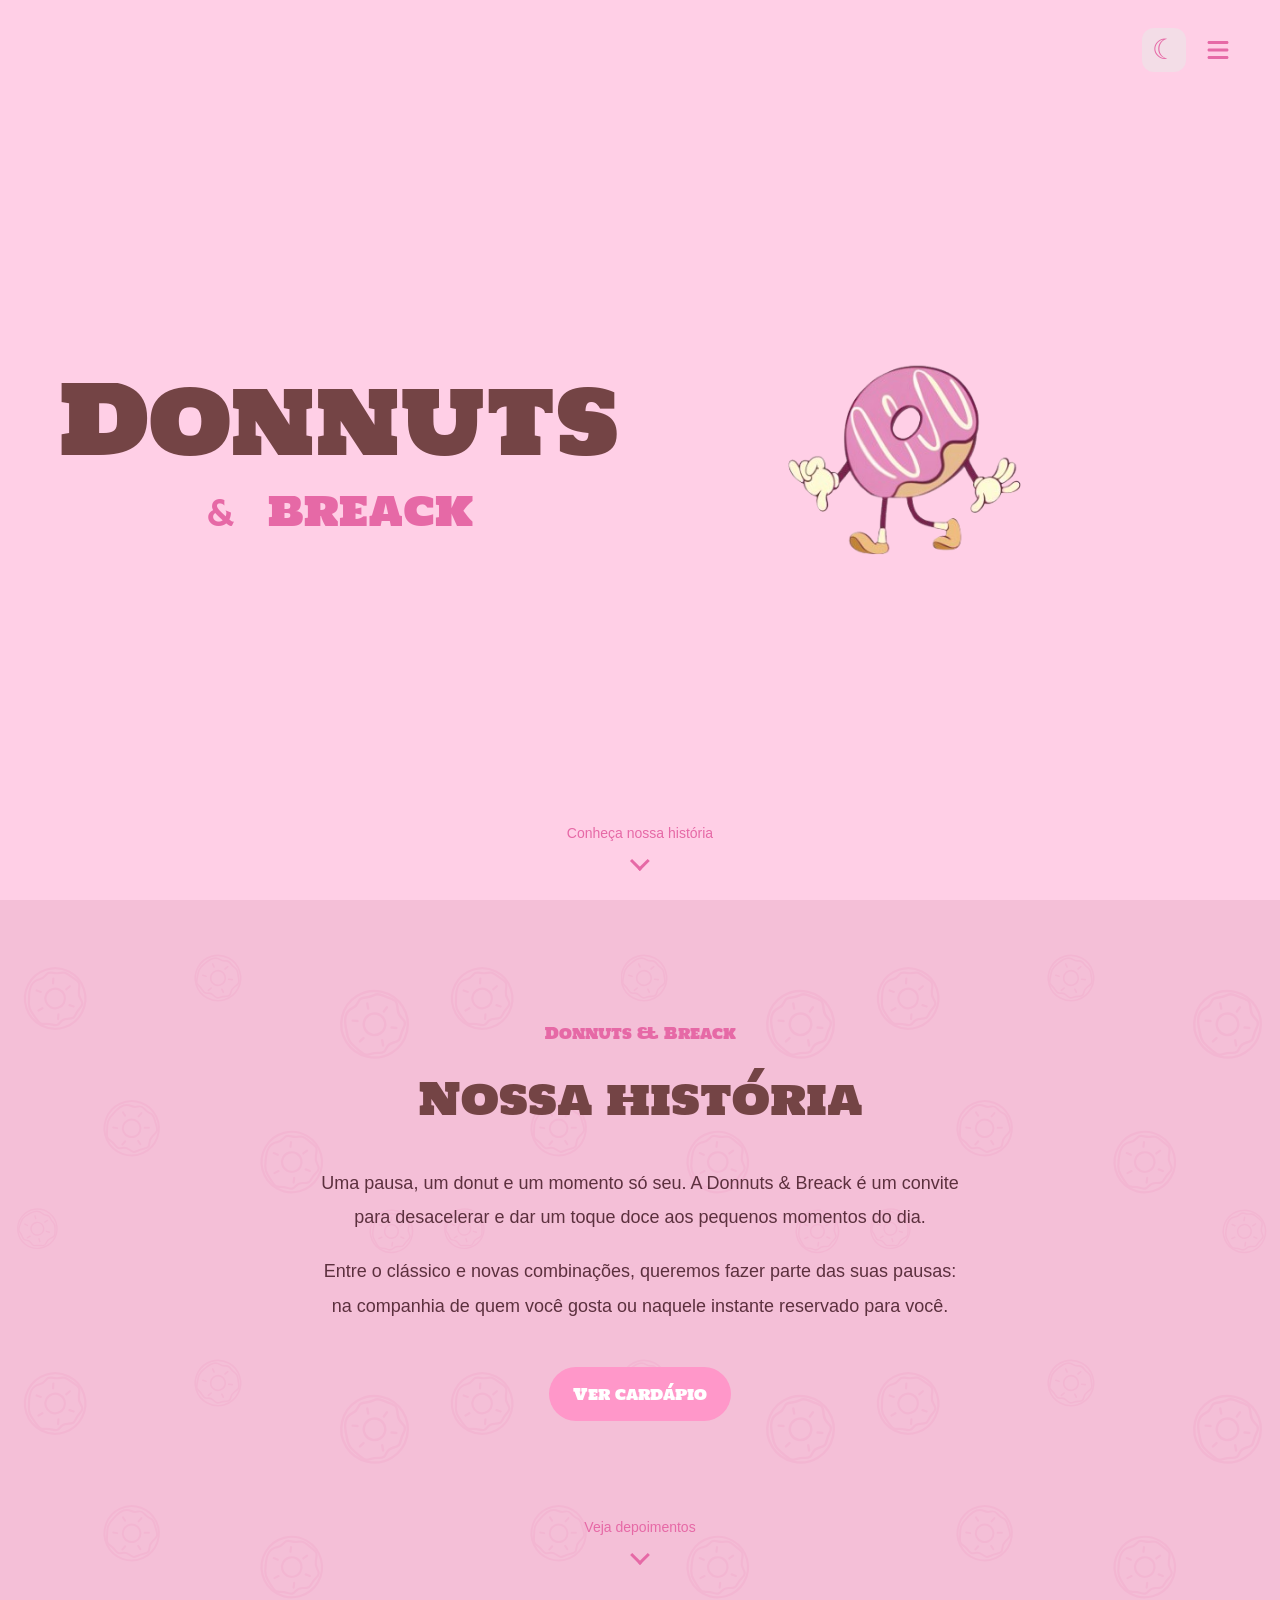
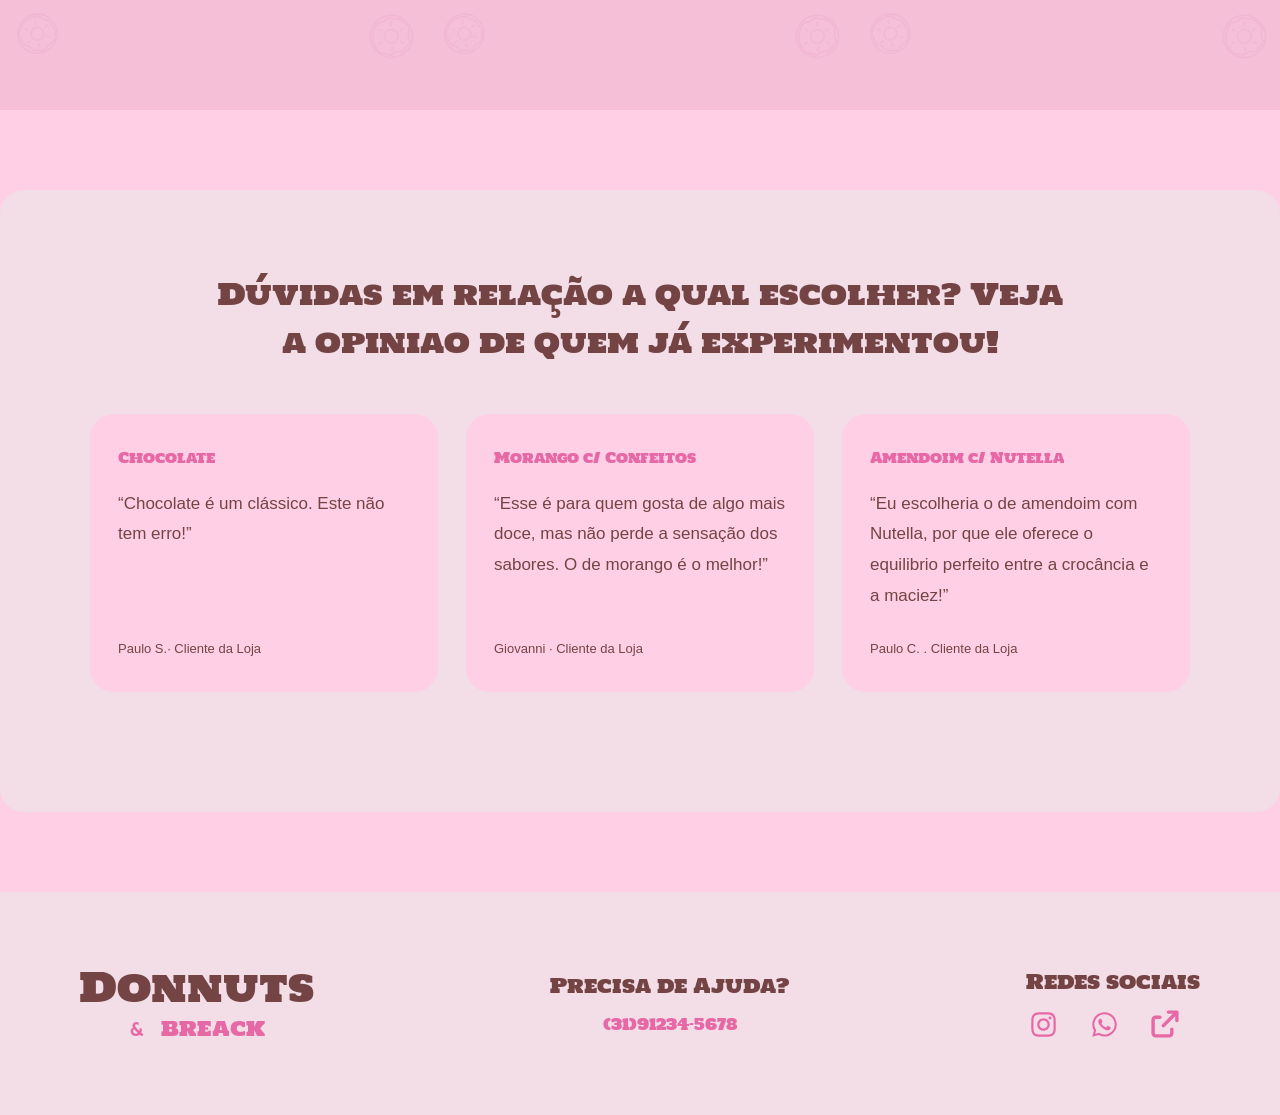
<file: index.html>
<!DOCTYPE html>
<html lang="pt-BR">

<head>
    <meta charset="UTF-8">
    <meta name="viewport" content="width=device-width, initial-scale=1.0, viewport-fit=cover">
    <title>Início | Donnuts &amp; Breack</title>
    <link rel="preconnect" href="https://fonts.googleapis.com">
    <link rel="preconnect" href="https://fonts.gstatic.com" crossorigin>
    <link href="https://fonts.googleapis.com/css2?family=Cutive&family=Hammersmith+One&family=Holtwood+One+SC&display=swap" rel="stylesheet">
    <script src="theme.js"></script>
    <link rel="stylesheet" href="style.css">
    <script src="script.js" defer></script>
</head>

<body>
    <button class="alternar-tema" type="button" title="Ativar modo escuro">&#9790;</button>
    <header>
        <details class="menu">
            <summary title="Abrir menu">
                <img src="images/menu.svg" alt="Menu">
            </summary>
            <nav>
                <a href="carrinho.html">
                    <img src="images/1-2-imgBasketShoppingSolidFull1.svg" alt="Carrinho">
                </a>
                <a href="cardapio.html#busca">
                    <img src="images/1-2-imgMagnifyingGlassSolidFull11.svg" alt="Buscar sabores">
                </a>
                <a class="conta" href="login.html">Login</a>
            </nav>
        </details>
    </header>
    <main class="pagina-inicial">
        <section id="inicio">
            <a class="titulo-inicial" href="cardapio.html">
                <div class="marca">
                    <h1>Donnuts</h1>
                    <p>
                        <span>&amp;</span>
                        BREACK
                    </p>
                </div>
            </a>
            <img src="images/1-2-imgDesignSemNome1RemovebgPreview1.png" class="mascote-inicial">
            <a class="descer-conteudo" href="#historia" title="Conhecer a nossa história">
                <span>Conheça nossa história</span>
                <span class="seta-baixo"></span>
            </a>
        </section>
        <section id="historia">
            <span class="detalhe-historia">Donnuts &amp; Breack</span>
            <h2>Nossa história</h2>
            <p>Uma pausa, um donut e um momento só seu. A Donnuts &amp; Breack é um convite para desacelerar e dar um toque doce aos pequenos momentos do dia.</p>
            <p>Entre o clássico e novas combinações, queremos fazer parte das suas pausas: na companhia de quem você gosta ou naquele instante reservado para você.</p>
            <a class="botao" href="cardapio.html">Ver cardápio</a>
            <a class="descer-conteudo descer-depoimentos" href="#depoimentos" title="Ver depoimentos abaixo">
                <span>Veja depoimentos</span>
                <span class="seta-baixo"></span>
            </a>
        </section>
        <section id="depoimentos">
            <h2>Dúvidas em relação a qual escolher? Veja a opiniao de quem já experimentou!</h2>
            <div class="lista-depoimentos">
                <figure class="depoimento">
                    <span class="sabor-depoimento">Chocolate</span>
                    <blockquote>
                        <p>“Chocolate é um clássico. Este não tem erro!”</p>
                    </blockquote>
                    <figcaption>Paulo S.· Cliente da Loja</figcaption>
                </figure>
                <figure class="depoimento">
                    <span class="sabor-depoimento">Morango c/ Confeitos</span>
                    <blockquote>
                        <p>“Esse é para quem gosta de algo mais doce, mas não perde a sensação dos sabores. O de morango é o melhor!”</p>
                    </blockquote>
                    <figcaption>Giovanni · Cliente da Loja</figcaption>
                </figure>
                <figure class="depoimento">
                    <span class="sabor-depoimento">Amendoim c/ Nutella</span>
                    <blockquote>
                        <p>“Eu escolheria o de amendoim com Nutella, por que ele oferece o equilibrio perfeito entre a crocância e a maciez!”</p>
                    </blockquote>
                    <figcaption>Paulo C. . Cliente da Loja</figcaption>
                </figure>
            </div>
        </section>
    </main>
    <footer>
        <a href="index.html" class="marca">
            <div class="marca">
                <h1>Donnuts</h1>
                <p>
                    <span>&amp;</span>
                    BREACK
                </p>
            </div>
        </a>
        <div>
            <h2>Precisa de Ajuda?</h2>
            <a href="tel:+5531912345678">(31)91234-5678</a>
        </div>
        <div>
            <h2>Redes sociais</h2>
            <div class="redes">
                <a href="https://www.instagram.com/">
                    <img src="images/2005-14-imgInstagramBrandsSolidFull1.svg" alt="">
                </a>
                <a href="https://wa.me/5531912345678">
                    <img src="images/2005-14-imgWhatsappBrandsSolidFull1.svg" alt="">
                </a>
                <a href="cardapio.html">
                    <img src="images/2005-14-imgArrowUpRightFromSquareSolidFull1.svg" alt="">
                </a>
            </div>
        </div>
    </footer>
</body>
</html
</file>
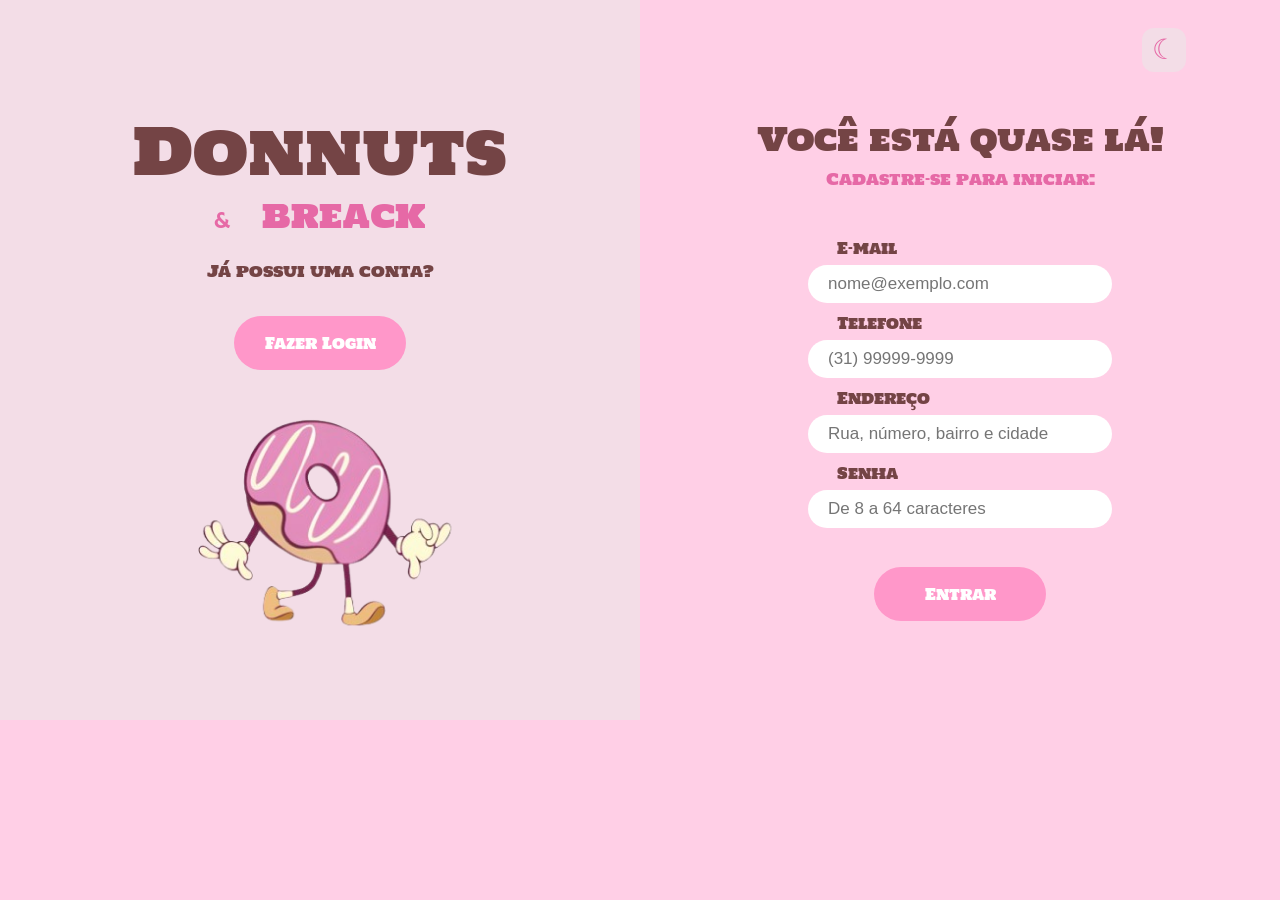
<file: cadastro.html>
<!DOCTYPE html>
<html lang="pt-BR">

<head>
    <meta charset="UTF-8">
    <meta name="viewport" content="width=device-width, initial-scale=1.0, viewport-fit=cover">
    <title>Cadastro | Donnuts &amp; Breack</title>
    <link rel="preconnect" href="https://fonts.googleapis.com">
    <link rel="preconnect" href="https://fonts.gstatic.com" crossorigin>
    <link href="https://fonts.googleapis.com/css2?family=Cutive&family=Hammersmith+One&family=Holtwood+One+SC&display=swap" rel="stylesheet">
    <script src="theme.js"></script>
    <link rel="stylesheet" href="style.css">
    <script src="script.js" defer></script>
</head>

<body>
    <button class="alternar-tema" type="button" title="Ativar modo escuro">&#9790;</button>
    <main id="cadastro">
        <section class="convite">
            <div class="marca">
                <h1>Donnuts</h1>
                <p>
                    <span>&amp;</span>
                    BREACK
                </p>
            </div>
            <p>Já possui uma conta?</p>
            <a class="botao" href="login.html">Fazer Login</a>
            <span class="recorte-mascote">
                <img src="images/2027-36-imgDesignSemNome1RemovebgPreview4.png" alt="Mascote Donnuts">
            </span>
        </section>
        <section class="cadastro-form">
            <h1>Você está quase lá!</h1>
            <h2>Cadastre-se para iniciar:</h2>
            <form id="form-cadastro">
                <div class="campo">
                    <label for="email">E-mail</label>
                    <input id="email" name="email" type="email" autocomplete="email" maxlength="254" placeholder="nome@exemplo.com" required>
                </div>
                <div class="campo">
                    <label for="telefone">Telefone</label>
                    <input id="telefone" name="telefone" type="tel" autocomplete="tel-national" inputmode="numeric" minlength="14" maxlength="15" pattern="\([0-9]{2}\) [0-9]{4,5}-[0-9]{4}" placeholder="(31) 99999-9999" title="Informe o DDD e um telefone com 10 ou 11 dígitos." required>
                </div>
                <div class="campo">
                    <label for="endereco">Endereço</label>
                    <input id="endereco" name="endereco" type="text" autocomplete="street-address" minlength="3" maxlength="160" placeholder="Rua, número, bairro e cidade" required>
                </div>
                <div class="campo">
                    <label for="senha">Senha</label>
                    <input id="senha" name="senha" type="password" autocomplete="new-password" minlength="8" maxlength="64" placeholder="De 8 a 64 caracteres" required>
                </div>
                <button class="botao">Entrar</button>
                <p role="status" id="aviso"></p>
            </form>
        </section>
    </main>
</body>
</html>
</file>
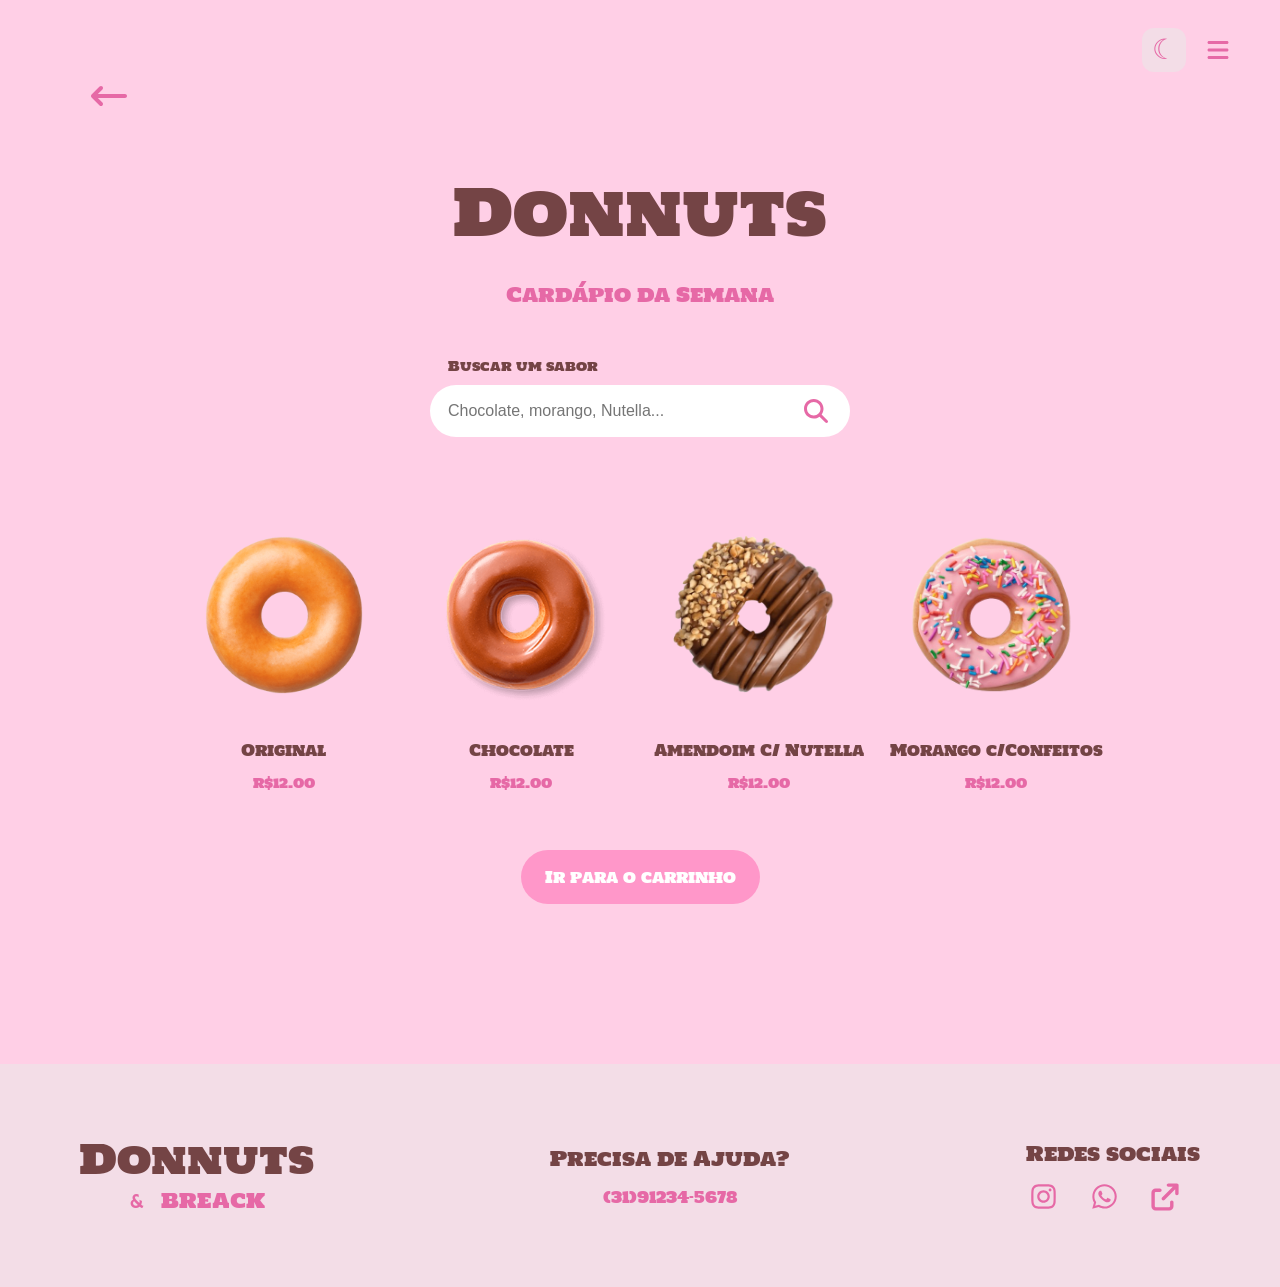
<file: cardapio.html>
<!DOCTYPE html>
<html lang="pt-BR">

<head>
    <meta charset="UTF-8">
    <meta name="viewport" content="width=device-width, initial-scale=1.0, viewport-fit=cover">
    <title>Cardápio | Donnuts &amp; Breack</title>
    <link rel="preconnect" href="https://fonts.googleapis.com">
    <link rel="preconnect" href="https://fonts.gstatic.com" crossorigin>
    <link href="https://fonts.googleapis.com/css2?family=Cutive&family=Hammersmith+One&family=Holtwood+One+SC&display=swap" rel="stylesheet">
    <script src="theme.js"></script>
    <link rel="stylesheet" href="style.css">
    <script src="script.js" defer></script>
</head>

<body>
    <button class="alternar-tema" type="button" title="Ativar modo escuro">&#9790;</button>
    <header>
        <details class="menu">
            <summary title="Abrir menu">
                <img src="images/menu.svg" alt="Menu">
            </summary>
            <nav>
                <a href="carrinho.html">
                    <img src="images/1-2-imgBasketShoppingSolidFull1.svg" alt="Carrinho">
                </a>
                <a href="cardapio.html#busca">
                    <img src="images/1-2-imgMagnifyingGlassSolidFull11.svg" alt="Buscar sabores">
                </a>
                <a class="conta" href="login.html">Login</a>
            </nav>
        </details>
    </header>
    <a class="voltar" href="index.html">
        <img src="images/2007-2-imgArrowLeftLongSolidFull1.svg" alt="Voltar à página inicial">
    </a>
    <main id="cardapio">
        <h1>Donnuts</h1>
        <h2>Cardápio da Semana</h2>
        <form id="busca" class="busca" action="cardapio.html" method="get" role="search">
            <label for="buscar-sabor">Buscar um sabor</label>
            <div class="campo-busca">
                <input id="buscar-sabor" name="q" type="search" placeholder="Chocolate, morango, Nutella..." autocomplete="off">
                <button type="submit" title="Buscar">
                    <img src="images/1-2-imgMagnifyingGlassSolidFull11.svg" alt="Buscar">
                </button>
            </div>
        </form>
        <p id="resultado-busca" role="status"></p>
        <section class="produtos">
            <article class="produto" data-produto="original">
                <button class="adicionar" data-adicionar="original">
                    <span class="foto-produto">
                        <img src="images/2006-11-imgImage3.png" alt="Donut Original">
                    </span>
                    <span class="sobrepor">
                        <img src="images/2006-11-imgBasketShoppingSolidFull11.svg" alt="">
                    </span>
                </button>
                <h3>Original</h3>
                <p>R$12.00</p>
            </article>
            <article class="produto" data-produto="chocolate">
                <button class="adicionar" data-adicionar="chocolate">
                    <span class="foto-produto">
                        <img src="images/2006-11-imgImage2.png" alt="Donut Chocolate">
                    </span>
                    <span class="sobrepor">
                        <img src="images/2006-11-imgBasketShoppingSolidFull11.svg" alt="">
                    </span>
                </button>
                <h3>Chocolate</h3>
                <p>R$12.00</p>
            </article>
            <article class="produto" data-produto="amendoim">
                <button class="adicionar" data-adicionar="amendoim">
                    <span class="foto-produto">
                        <img src="images/2006-11-imgImageRemovebgPreview1.png" alt="Donut Amendoim C/ Nutella">
                    </span>
                    <span class="sobrepor">
                        <img src="images/2006-11-imgBasketShoppingSolidFull11.svg" alt="">
                    </span>
                </button>
                <h3>Amendoim C/ Nutella</h3>
                <p>R$12.00</p>
            </article>
            <article class="produto" data-produto="morango">
                <button class="adicionar" data-adicionar="morango">
                    <span class="foto-produto">
                        <img src="images/2006-11-imgImageRemovebgPreview21.png" alt="Donut Morango c/Confeitos">
                    </span>
                    <span class="sobrepor">
                        <img src="images/2006-11-imgBasketShoppingSolidFull11.svg" alt="">
                    </span>
                </button>
                <h3>Morango c/Confeitos</h3>
                <p>R$12.00</p>
            </article>
        </section>
        <p role="status" id="aviso"></p>
        <a class="botao ir-carrinho" href="carrinho.html">Ir para o carrinho</a>
    </main>
    <footer>
        <a href="index.html" class="marca">
            <div class="marca">
                <h1>Donnuts</h1>
                <p>
                    <span>&amp;</span>
                    BREACK
                </p>
            </div>
        </a>
        <div>
            <h2>Precisa de Ajuda?</h2>
            <a href="tel:+5531912345678">(31)91234-5678</a>
        </div>
        <div>
            <h2>Redes sociais</h2>
            <div class="redes">
                <a href="https://www.instagram.com/">
                    <img src="images/2005-14-imgInstagramBrandsSolidFull1.svg" alt="">
                </a>
                <a href="https://wa.me/5531912345678">
                    <img src="images/2005-14-imgWhatsappBrandsSolidFull1.svg" alt="">
                </a>
                <a href="cardapio.html">
                    <img src="images/2005-14-imgArrowUpRightFromSquareSolidFull1.svg" alt="">
                </a>
            </div>
        </div>
    </footer>
</body>
</html>
</file>
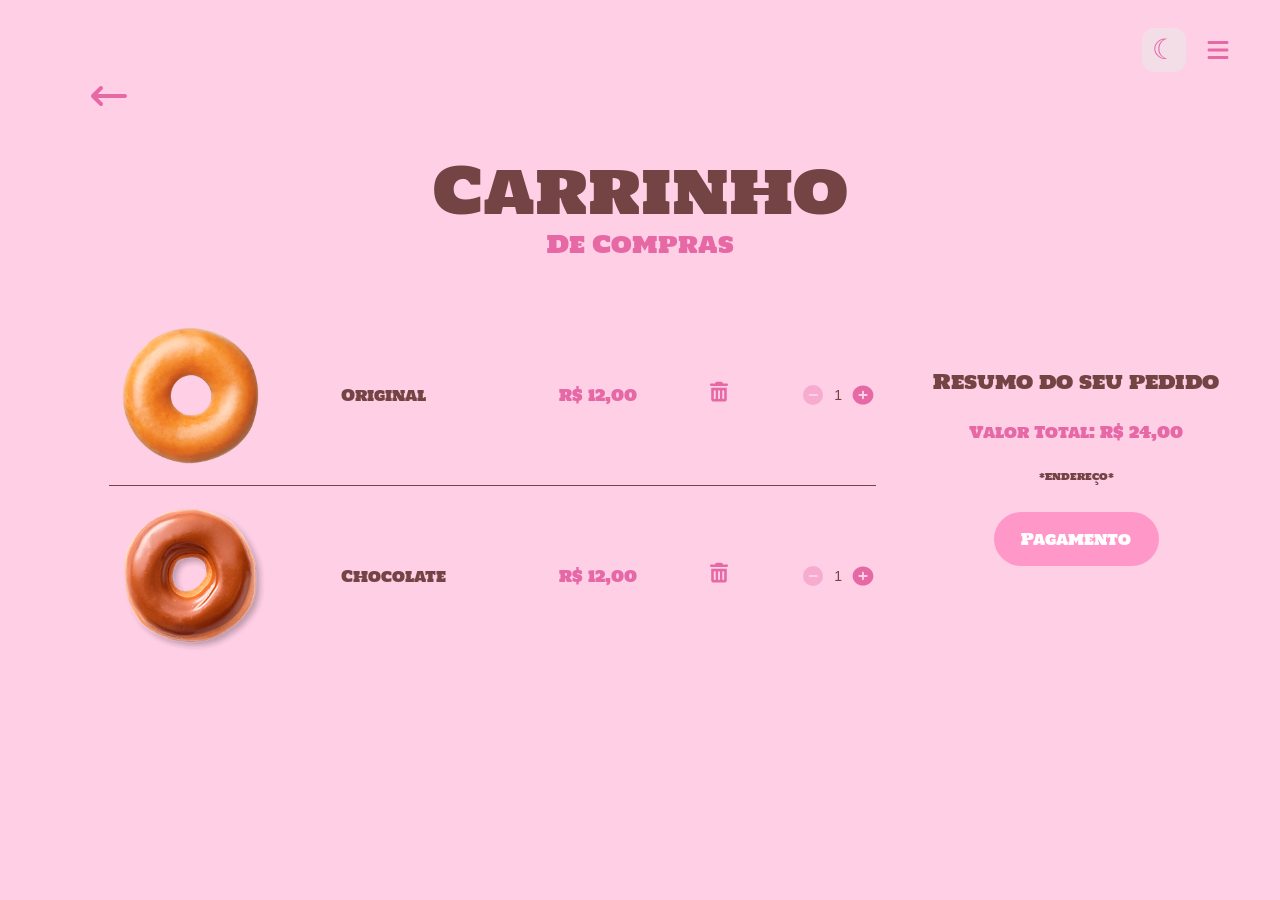
<file: carrinho.html>
<!DOCTYPE html>
<html lang="pt-BR">

<head>
    <meta charset="UTF-8">
    <meta name="viewport" content="width=device-width, initial-scale=1.0, viewport-fit=cover">
    <title>Carrinho | Donnuts &amp; Breack</title>
    <link rel="preconnect" href="https://fonts.googleapis.com">
    <link rel="preconnect" href="https://fonts.gstatic.com" crossorigin>
    <link href="https://fonts.googleapis.com/css2?family=Cutive&family=Hammersmith+One&family=Holtwood+One+SC&display=swap" rel="stylesheet">
    <script src="theme.js"></script>
    <link rel="stylesheet" href="style.css">
    <script src="script.js" defer></script>
</head>

<body>
    <button class="alternar-tema" type="button" title="Ativar modo escuro">&#9790;</button>
    <header>
        <details class="menu">
            <summary title="Abrir menu">
                <img src="images/menu.svg" alt="Menu">
            </summary>
            <nav>
                <a href="carrinho.html">
                    <img src="images/1-2-imgBasketShoppingSolidFull1.svg" alt="Carrinho">
                </a>
                <a href="cardapio.html#busca">
                    <img src="images/1-2-imgMagnifyingGlassSolidFull11.svg" alt="Buscar sabores">
                </a>
                <a class="conta" href="login.html">Login</a>
            </nav>
        </details>
    </header>
    <a class="voltar" href="cardapio.html">
        <img src="images/2007-2-imgArrowLeftLongSolidFull1.svg" alt="">
    </a>
    <main id="carrinho">
        <h1>Carrinho</h1>
        <h2>De Compras</h2>
        <div class="checkout">
            <section id="itens-carrinho">
            </section>
            <aside class="resumo">
                <h3>Resumo do seu pedido</h3>
                <p id="total">Valor Total: R$24</p>
                <p class="endereco-pedido">*Endereço*</p>
                <button class="botao" id="pagamento">Pagamento</button>
                <p role="status" id="aviso"></p>
            </aside>
        </div>
    </main>
</body>
</html>
</file>
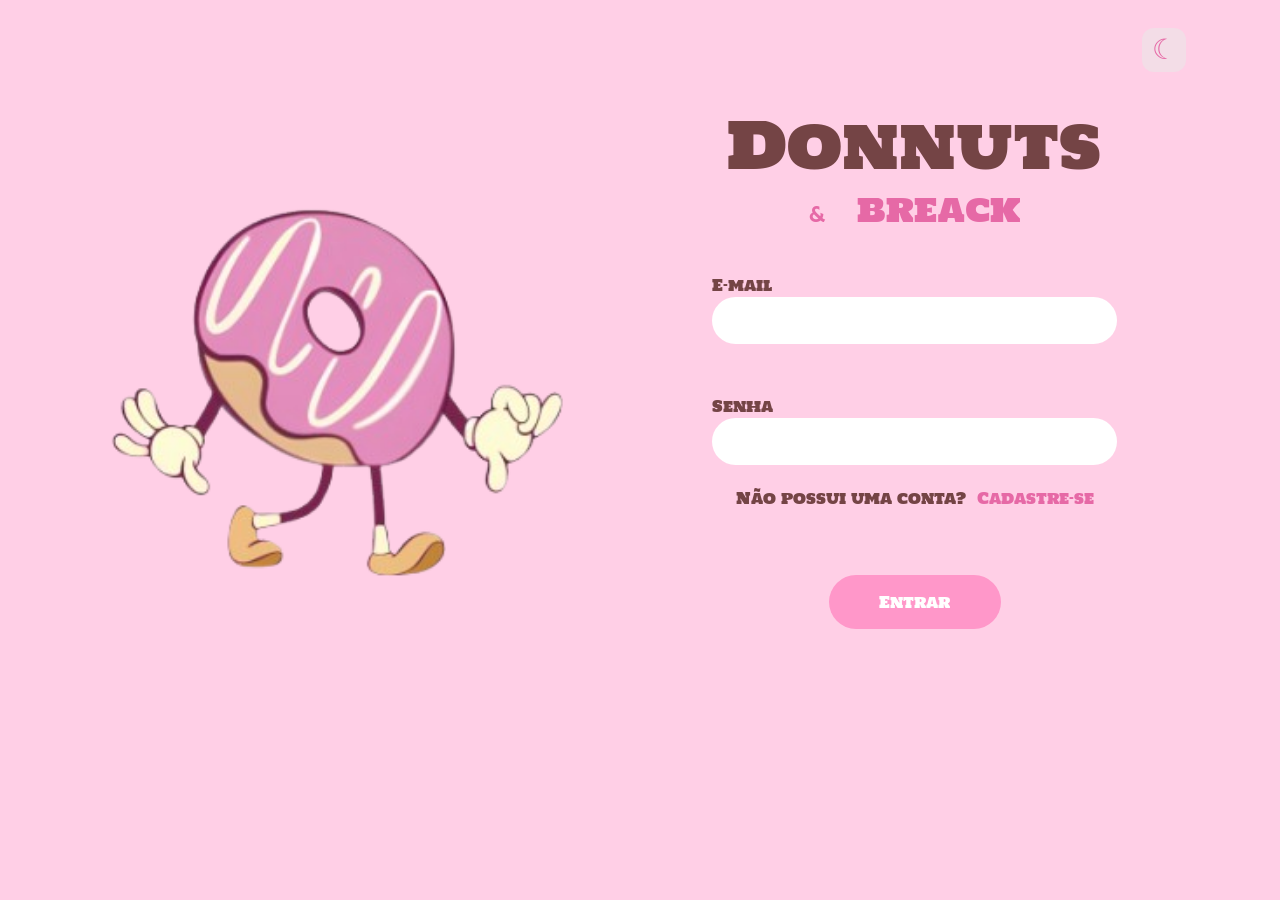
<file: login.html>
<!DOCTYPE html>
<html lang="pt-BR">

<head>
    <meta charset="UTF-8">
    <meta name="viewport" content="width=device-width, initial-scale=1.0, viewport-fit=cover">
    <title>Login | Donnuts &amp; Breack</title>
    <link rel="preconnect" href="https://fonts.googleapis.com">
    <link rel="preconnect" href="https://fonts.gstatic.com" crossorigin>
    <link href="https://fonts.googleapis.com/css2?family=Cutive&family=Hammersmith+One&family=Holtwood+One+SC&display=swap" rel="stylesheet">
    <script src="theme.js"></script>
    <link rel="stylesheet" href="style.css">
    <script src="script.js" defer></script>
</head>

<body>
    <button class="alternar-tema" type="button" title="Ativar modo escuro">&#9790;</button>
    <main id="login">
        <a href="index.html" class="mascote-login">
            <span class="recorte-mascote">
                <img src="images/2005-36-imgDesignSemNome1RemovebgPreview3.png" alt="Mascote Donnuts">
            </span>
        </a>
        <section class="acesso">
            <div class="marca">
                <h1>Donnuts</h1>
                <p>
                    <span>&amp;</span>
                    BREACK
                </p>
            </div>
            <form id="form-login">
                <div class="campo">
                    <label for="email">E-mail</label>
                    <input id="email" name="email" type="email" autocomplete="email" required>
                </div>
                <div class="campo">
                    <label for="senha">Senha</label>
                    <input id="senha" name="senha" type="password" autocomplete="current-password" required>
                </div>
                <p class="cadastre">
                    Não possui uma conta?
                    <a href="cadastro.html">Cadastre-se</a>
                </p>
                <button class="botao">Entrar</button>
                <p role="status" id="aviso"></p>
            </form>
        </section>
    </main>
</body>
</html>
</file>
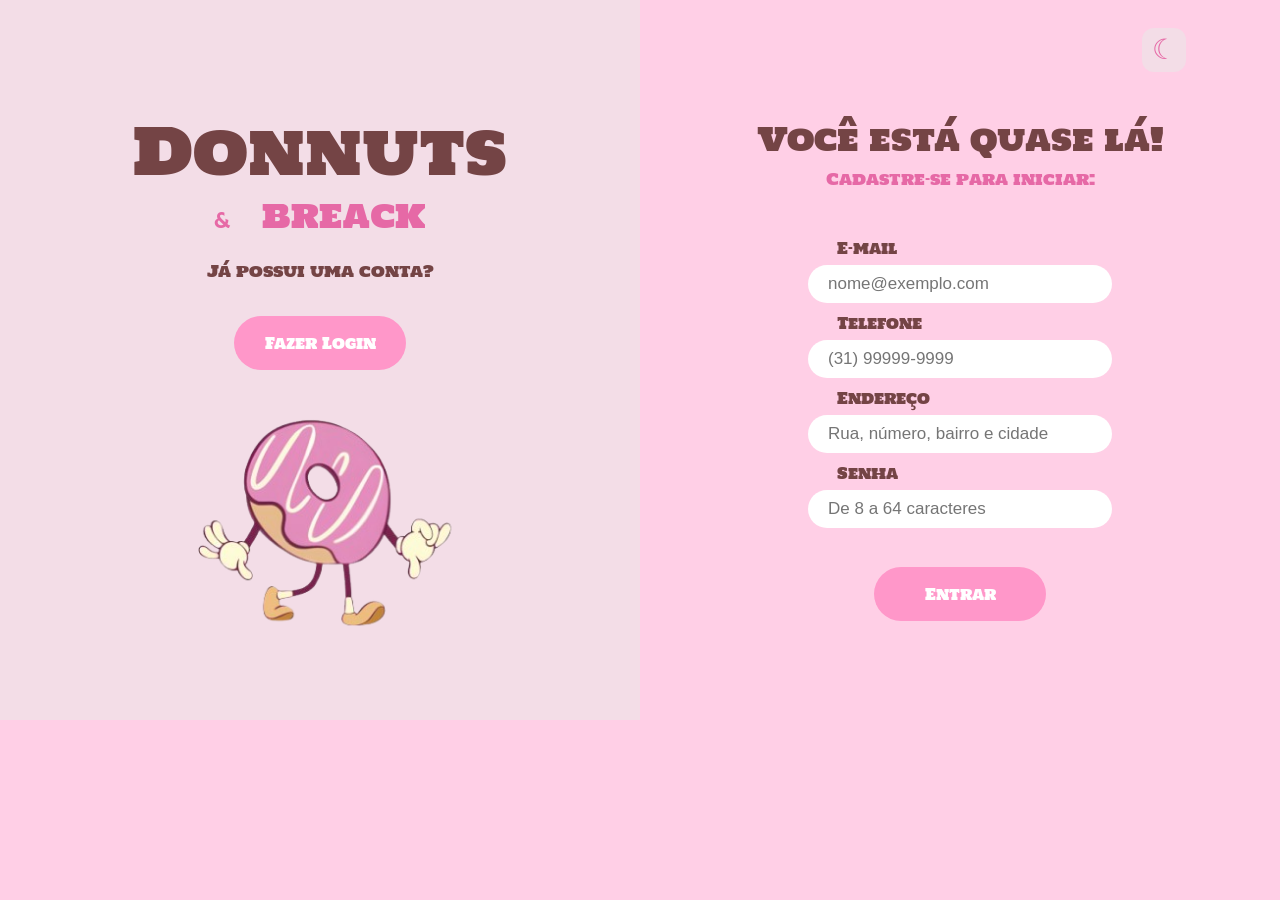
<file: pedido.html>
<!DOCTYPE html>
<html lang="pt-BR">

<head>
    <meta charset="UTF-8">
    <meta name="viewport" content="width=device-width, initial-scale=1.0, viewport-fit=cover">
    <title>Pedido feito | Donnuts &amp; Breack</title>
    <link rel="preconnect" href="https://fonts.googleapis.com">
    <link rel="preconnect" href="https://fonts.gstatic.com" crossorigin>
    <link href="https://fonts.googleapis.com/css2?family=Cutive&family=Hammersmith+One&family=Holtwood+One+SC&display=swap" rel="stylesheet">
    <script src="theme.js"></script>
    <link rel="stylesheet" href="style.css">
    <script src="script.js" defer></script>
</head>

<body>
    <button class="alternar-tema" type="button" title="Ativar modo escuro">&#9790;</button>
    <header>
        <details class="menu">
            <summary title="Abrir menu">
                <img src="images/menu.svg" alt="Menu">
            </summary>
            <nav>
                <a href="carrinho.html">
                    <img src="images/1-2-imgBasketShoppingSolidFull1.svg" alt="Carrinho">
                </a>
                <a href="cardapio.html#busca">
                    <img src="images/1-2-imgMagnifyingGlassSolidFull11.svg" alt="Buscar sabores">
                </a>
                <a class="conta" href="login.html">Login</a>
            </nav>
        </details>
    </header>
    <a class="voltar" href="cardapio.html">
        <img src="images/2007-2-imgArrowLeftLongSolidFull1.svg" alt="">
    </a>
    <main id="pedido">
        <h1>Agradecemos</h1>
        <h2>A sua Compra!</h2>
        <img src="images/2019-70-imgLine1.svg" alt="" class="linha-pedido">
        <section class="pedido-resumo">
            <h3>Resumo do seu pedido</h3>
            <p>
                N°:
                <span id="numero-pedido">30081010</span>
            </p>
            <div id="pedido-itens">
                <p>Donutts Chocolate - x1</p>
                <p>Donutts Original - x1</p>
            </div>
            <p id="pedido-total">Valor Total: R$24</p>
            <p id="pedido-endereco">Entrega: *Endereço*</p>
        </section>
        <a class="botao ajuda" href="https://wa.me/5531912345678">
            <img src="images/2019-70-imgWhatsappBrandsSolidFull11.svg" alt="">
            Precisa de Ajuda?
        </a>
    </main>
</body>
</html>
</file>
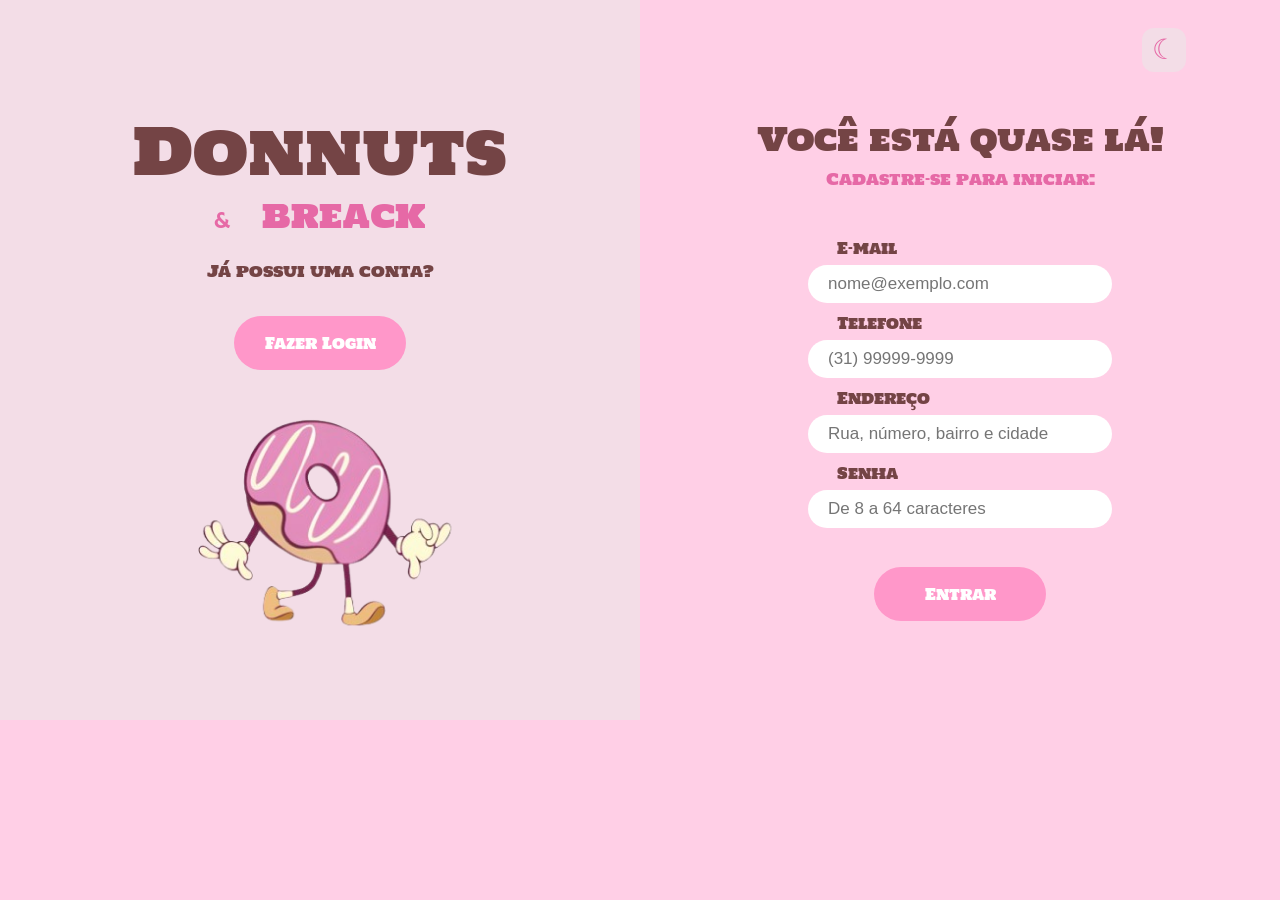
<file: perfil.html>
<!DOCTYPE html>
<html lang="pt-BR">

<head>
    <meta charset="UTF-8">
    <meta name="viewport" content="width=device-width, initial-scale=1.0, viewport-fit=cover">
    <title>Dados pessoais | Donnuts &amp; Breack</title>
    <link rel="preconnect" href="https://fonts.googleapis.com">
    <link rel="preconnect" href="https://fonts.gstatic.com" crossorigin>
    <link href="https://fonts.googleapis.com/css2?family=Cutive&family=Hammersmith+One&family=Holtwood+One+SC&display=swap" rel="stylesheet">
    <script src="theme.js"></script>
    <link rel="stylesheet" href="style.css">
    <script src="script.js" defer></script>
</head>

<body>
    <button class="alternar-tema" type="button" title="Ativar modo escuro">&#9790;</button>
    <a class="voltar" href="cardapio.html">
        <img src="images/2007-2-imgArrowLeftLongSolidFull1.svg" alt="">
    </a>
    <main id="perfil">
        <h1>Dados Pessoais</h1>
        <h2>Altere os Seus Dados</h2>
        <form id="form-perfil">
            <div class="campo">
                <label for="email">E-mail</label>
                <input id="email" name="email" type="email" autocomplete="email" maxlength="254" placeholder="nome@exemplo.com">
            </div>
            <div class="campo">
                <label for="telefone">Telefone</label>
                <input id="telefone" name="telefone" type="tel" autocomplete="tel-national" inputmode="numeric" minlength="14" maxlength="15" pattern="\([0-9]{2}\) [0-9]{4,5}-[0-9]{4}" placeholder="(31) 99999-9999" title="Informe o DDD e um telefone com 10 ou 11 dígitos.">
            </div>
            <div class="campo">
                <label for="endereco">Endereço</label>
                <input id="endereco" name="endereco" type="text" autocomplete="street-address" minlength="3" maxlength="160" placeholder="Rua, número, bairro e cidade">
            </div>
            <div class="campo">
                <label for="senha">Senha</label>
                <input id="senha" name="senha" type="password" autocomplete="new-password" minlength="8" maxlength="64" placeholder="De 8 a 64 caracteres">
            </div>
            <button class="botao">Salvar</button>
            <p role="status" id="aviso"></p>
        </form>
    </main>
</body>
</html>
</file>
<file: style.css>
/* GLOBAL */
@import url(./css/global/global.css);
@import url(./css/global/footer.css);

/* HEADER */
@import url(./css/header/header.css);

/* PAGINAS */
@import url(./css/page/inicio.css);
@import url(./css/page/historia.css);
@import url(./css/page/cardapio.css);
@import url(./css/page/depoimentos.css);
@import url(./css/page/login.css);
@import url(./css/page/cadastro.css);
@import url(./css/page/perfil.css);
@import url(./css/page/carrinho.css);
@import url(./css/page/pedido.css);

/* TEMA E RESPONSIVIDADE */
@import url(./css/global/tema.css);
@import url(./css/global/responsivo.css);
</file>
